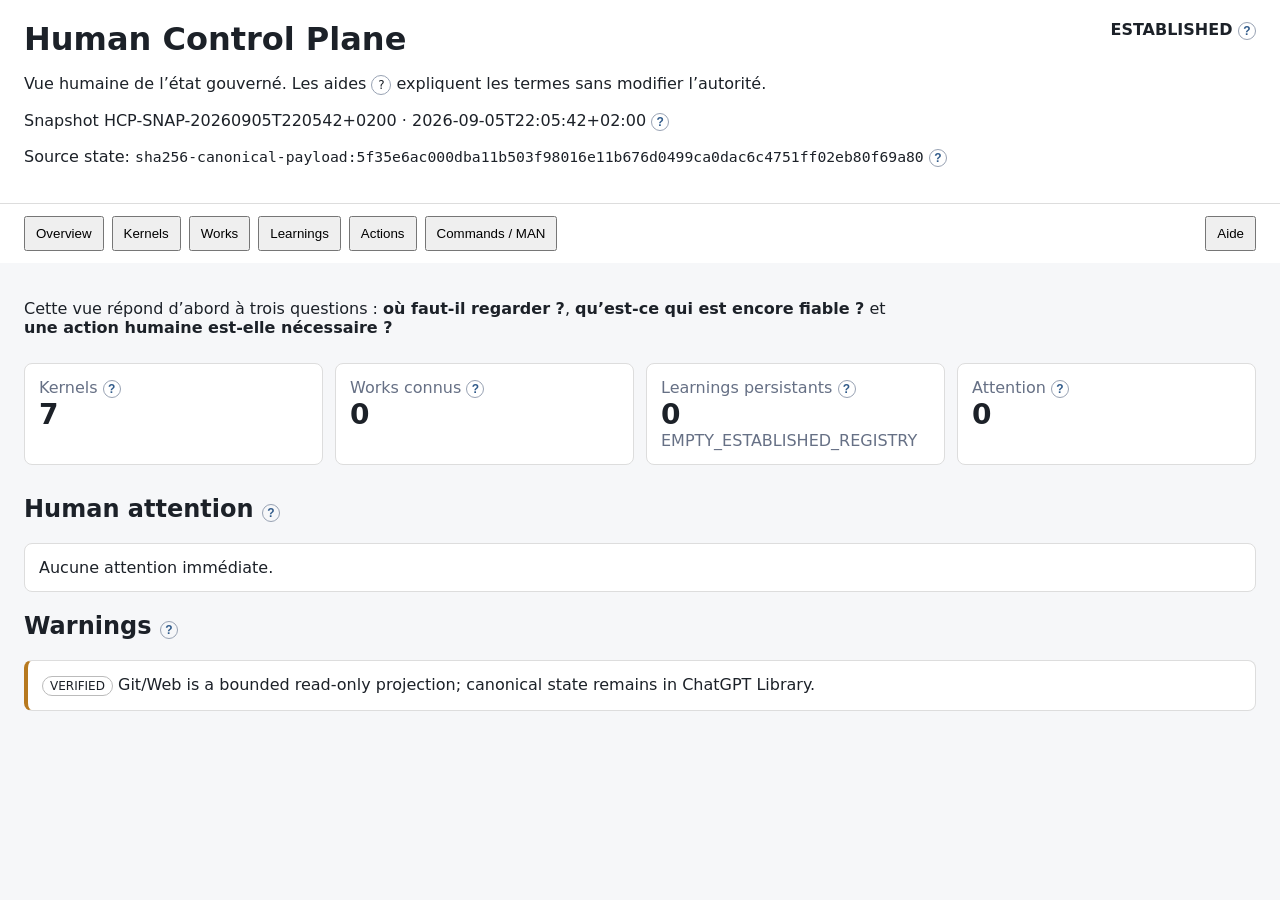
<file: index.html>
<!doctype html><html lang="fr"><head><meta charset="utf-8"><meta name="viewport" content="width=device-width,initial-scale=1">
<title>Human Control Plane</title><link rel="stylesheet" href="styles.css?v=context-help"></head><body>
<header><div><h1>Human Control Plane</h1><p class="lead">Vue humaine de l’état gouverné. Les aides <span class="help-mark" aria-hidden="true">?</span> expliquent les termes sans modifier l’autorité.</p><p id="snapshot"></p><p id="sourceState"></p></div><div class="status" id="control"></div></header>
<nav><button data-view="overview">Overview</button><button data-view="kernels">Kernels</button><button data-view="works">Works</button><button data-view="learnings">Learnings</button><button data-view="actions">Actions</button><a href="commands.html"><button type="button">Commands / MAN</button></a><button id="helpToggle" class="help-toggle" aria-expanded="false">Aide</button></nav>
<main>
<section id="overview" class="view"></section>
<section id="kernels" class="view hidden"></section>
<section id="works" class="view hidden"></section>
<section id="learnings" class="view hidden"><h2>Learnings</h2><div id="learning-filters" class="bundlebar"></div><div id="learning-rows"></div></section>
<section id="actions" class="view hidden"><div id="action-list"></div><div class="bundlebar"><select id="policy" aria-label="Politique d’exécution"><option>BEST_EFFORT_INDEPENDENT</option><option>ORDERED_STOP_ON_BLOCKER</option><option>ALL_OR_STOP</option></select><button id="generate">Generate bundle</button><button id="copy">Copy bundle</button><button id="copyPrompt">Copy prompt</button><button id="download">Download JSON</button></div><div id="policy-help"></div><pre id="bundle"></pre></section>
<aside id="helpPanel" class="help-panel hidden" aria-live="polite"><button id="helpClose" class="help-close" aria-label="Fermer l’aide">×</button><h2 id="helpTitle">Aide</h2><div id="helpBody"></div></aside>
</main><script src="app.js?v=context-help"></script></body></html>
</file>
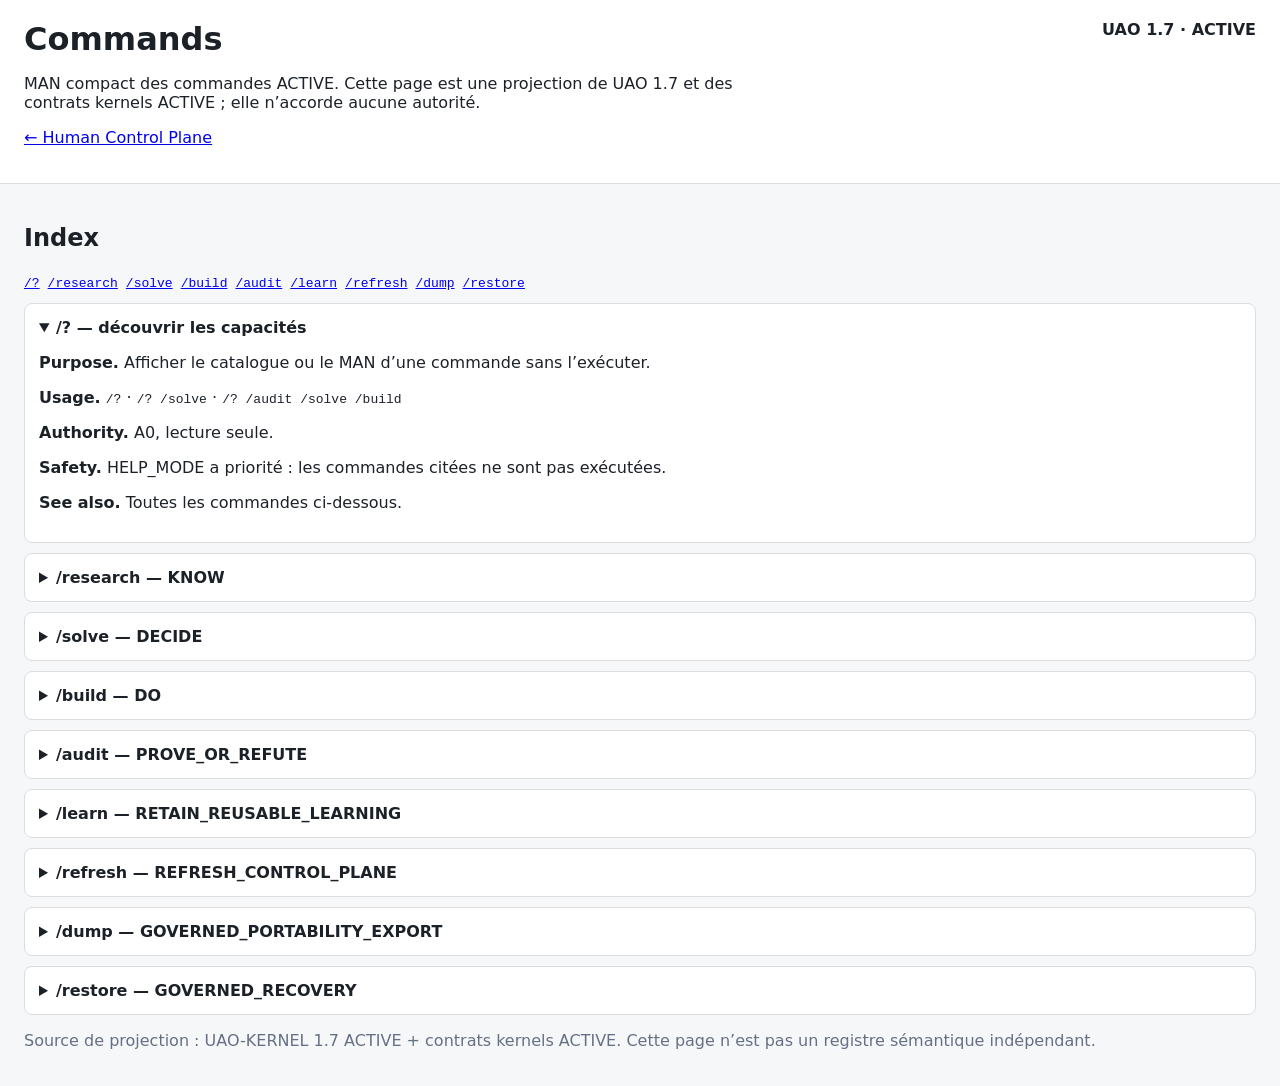
<file: commands.html>
<!doctype html><html lang="fr"><head><meta charset="utf-8"><meta name="viewport" content="width=device-width,initial-scale=1"><title>Commands — Human Control Plane</title><link rel="stylesheet" href="styles.css?v=command-man-1"></head><body><header><div><h1>Commands</h1><p class="lead">MAN compact des commandes ACTIVE. Cette page est une projection de UAO 1.7 et des contrats kernels ACTIVE ; elle n’accorde aucune autorité.</p><p><a href="index.html">← Human Control Plane</a></p></div><div class="status">UAO 1.7 · ACTIVE</div></header><main><section><h2>Index</h2><div class="bundlebar"><a href="#help"><code>/?</code></a><a href="#research"><code>/research</code></a><a href="#solve"><code>/solve</code></a><a href="#build"><code>/build</code></a><a href="#audit"><code>/audit</code></a><a href="#learn"><code>/learn</code></a><a href="#refresh"><code>/refresh</code></a><a href="#dump"><code>/dump</code></a><a href="#restore"><code>/restore</code></a></div></section>
<section id="help"><details class="card" open><summary><b>/? — découvrir les capacités</b></summary><p><b>Purpose.</b> Afficher le catalogue ou le MAN d’une commande sans l’exécuter.</p><p><b>Usage.</b> <code>/?</code> · <code>/? /solve</code> · <code>/? /audit /solve /build</code></p><p><b>Authority.</b> A0, lecture seule.</p><p><b>Safety.</b> HELP_MODE a priorité : les commandes citées ne sont pas exécutées.</p><p><b>See also.</b> Toutes les commandes ci-dessous.</p></details></section>
<section id="research"><details class="card"><summary><b>/research — KNOW</b></summary><p><b>Purpose.</b> Établir la représentation la plus fiable, actuelle et utile d’une question ou d’un ensemble de claims.</p><p><b>Usage.</b> <code>/research &lt;question&gt;</code></p><p><b>Example.</b> <code>/research vérifie l’état actuel de cette technologie</code></p><p><b>Authority.</b> A0.</p><p><b>Safety.</b> Distingue KNOWN, SUPPORTED, CONTESTED, INFERRED, ASSUMED, UNKNOWN et UNRESOLVED ; ne transforme pas la recherche en décision ou mutation.</p><p><b>See also.</b> <code>/solve</code>, <code>/audit</code>.</p></details></section>
<section id="solve"><details class="card"><summary><b>/solve — DECIDE</b></summary><p><b>Purpose.</b> Trouver la meilleure solution raisonnablement accessible sous les contraintes réelles, avec une profondeur proportionnée.</p><p><b>Usage.</b> <code>/solve &lt;problème&gt;</code> · <code>/solve /build &lt;objectif&gt;</code></p><p><b>Example.</b> <code>/solve compare ces deux architectures et choisis la meilleure démarche</code></p><p><b>Authority.</b> A1.</p><p><b>Safety.</b> Décide mais ne remplace pas l’exécution gouvernée ; en composition, fige la décision puis cède à <code>/build</code>.</p><p><b>See also.</b> <code>/research</code>, <code>/build</code>, <code>/audit</code>.</p></details></section>
<section id="build"><details class="card"><summary><b>/build — DO</b></summary><p><b>Purpose.</b> Transformer une intention, spécification, décision ou état partiel en résultat réel, vérifié et exploitable.</p><p><b>Usage.</b> <code>/build &lt;objectif&gt;</code> · <code>/solve /build &lt;objectif&gt;</code></p><p><b>Example.</b> <code>/build matérialise le candidat sans promotion</code></p><p><b>Authority.</b> Dynamique selon l’action et l’UCP courant.</p><p><b>Safety.</b> INSPECT → PREFLIGHT → ACT → CAPTURE → VERIFY ; toute mutation reste soumise aux autorisations et gates applicables.</p><p><b>See also.</b> <code>/solve</code>, <code>/audit</code>.</p></details></section>
<section id="audit"><details class="card"><summary><b>/audit — PROVE_OR_REFUTE</b></summary><p><b>Purpose.</b> Évaluer contradictoirement une cible contre son autorité ou contrat et produire un verdict traçable.</p><p><b>Usage.</b> <code>/audit &lt;cible&gt;</code> · <code>/audit /build &lt;cible&gt;</code></p><p><b>Example.</b> <code>/audit @CANDIDATE.md — qualification contradictoire avant promotion</code></p><p><b>Authority.</b> A0 pour l’audit seul.</p><p><b>Safety.</b> Ne répare pas silencieusement ; PASS exige identité exacte, couverture suffisante et preuves.</p><p><b>See also.</b> <code>/solve</code>, <code>/build</code>.</p></details></section>
<section id="learn"><details class="card"><summary><b>/learn — RETAIN_REUSABLE_LEARNING</b></summary><p><b>Purpose.</b> Transformer une expérience suffisamment validée en amélioration réutilisable, gouvernée, traçable et révocable.</p><p><b>Usage.</b> <code>/learn &lt;expérience ou résultat&gt;</code></p><p><b>Example.</b> <code>/learn retiens uniquement ce qui est réutilisable de cette qualification</code></p><p><b>Authority.</b> A0–A1 selon la persistance demandée.</p><p><b>Safety.</b> Pas d’auto-modification silencieuse ; portée, provenance, confiance et invalidation doivent rester explicites.</p><p><b>See also.</b> <code>/audit</code>, <code>/research</code>.</p></details></section>
<section id="refresh"><details class="card"><summary><b>/refresh — REFRESH_CONTROL_PLANE</b></summary><p><b>Purpose.</b> Revalider les sources canoniques, vérifier l’intégrité, actualiser l’état/snapshot et la projection Web, puis fournir un recovery point vérifié.</p><p><b>Usage.</b> <code>/refresh</code></p><p><b>Authority.</b> A2–A3 dynamique avec revalidation.</p><p><b>Safety.</b> Ne promeut pas un kernel et n’étend pas l’autorité ; les changements de gouvernance restent soumis aux gates UCP.</p><p><b>See also.</b> <code>/dump</code>, <code>/restore</code>.</p></details></section>
<section id="dump"><details class="card"><summary><b>/dump — GOVERNED_PORTABILITY_EXPORT</b></summary><p><b>Purpose.</b> Produire un bundle autonome et vérifiable pour un kernel ou le système gouverné accessible.</p><p><b>Usage.</b> <code>/dump @UAA_ACTIVE.md</code> · <code>/dump system</code></p><p><b>Authority.</b> A0–A1 ; aucune mutation de l’état source gouverné.</p><p><b>Safety.</b> Scope borné, intégrité vérifiée ; ne prétend pas capturer un état plateforme inaccessible.</p><p><b>See also.</b> <code>/restore</code>, <code>/refresh</code>.</p></details></section>
<section id="restore"><details class="card"><summary><b>/restore — GOVERNED_RECOVERY</b></summary><p><b>Purpose.</b> Vérifier ou restaurer un dump gouverné.</p><p><b>Usage.</b> <code>/restore &lt;dump&gt; --check</code> · <code>/restore &lt;dump&gt;</code></p><p><b>Example.</b> <code>/restore SYSTEM_DUMP.zip --check</code></p><p><b>Authority.</b> Le check est read-only ; l’exécution utilise l’autorité et les gates UCP courants.</p><p><b>Safety.</b> CURRENT_AUTHORITY_WINS · PRE_RESTORE_DUMP · FAIL_CLOSED · delta causal minimal.</p><p><b>See also.</b> <code>/dump</code>, <code>/refresh</code>, <code>/? /restore</code>.</p></details></section>
<p class="muted">Source de projection : UAO-KERNEL 1.7 ACTIVE + contrats kernels ACTIVE. Cette page n’est pas un registre sémantique indépendant.</p></main></body></html>
</file>
<file: styles.css>
body{font-family:system-ui,sans-serif;margin:0;background:#f6f7f9;color:#1c2128}header{display:flex;justify-content:space-between;gap:20px;padding:20px 24px;background:white;border-bottom:1px solid #ddd}h1{margin:0}.lead{max-width:760px}.status{font-weight:700}nav{display:flex;gap:8px;padding:12px 24px;background:white;position:sticky;top:0;z-index:10;flex-wrap:wrap}button,select{padding:8px 10px}main{padding:20px 24px}.hidden{display:none!important}.grid{display:grid;grid-template-columns:repeat(auto-fit,minmax(180px,1fr));gap:12px}.card{background:white;border:1px solid #ddd;border-radius:8px;padding:14px;margin:10px 0}.metric{font-size:28px;font-weight:700}.muted{color:#667085}.warn{border-left:4px solid #b7791f}.attention{border-left:4px solid #2b6cb0}.tag{display:inline-block;border:1px solid #bbb;border-radius:999px;padding:2px 7px;font-size:12px}.row{display:flex;gap:10px;background:white;border:1px solid #ddd;border-radius:8px;padding:12px;margin:8px 0}.bundlebar{display:flex;flex-wrap:wrap;gap:8px;margin:12px 0}pre{white-space:pre-wrap;word-break:break-word;background:#111;color:#eee;padding:14px;border-radius:8px;max-height:50vh;overflow:auto}table{width:100%;border-collapse:collapse;background:white}th,td{border:1px solid #ddd;padding:8px;text-align:left}details summary{cursor:pointer}.help{border:0;background:transparent;padding:0 3px;cursor:pointer;vertical-align:baseline;font-weight:700;color:#315b8a}.help-mark,.help{display:inline-flex;align-items:center;justify-content:center;width:18px;height:18px;border:1px solid #98a2b3;border-radius:50%;font-size:12px}.help-toggle{margin-left:auto}.help-panel{position:fixed;right:18px;top:76px;width:min(420px,calc(100vw - 36px));max-height:calc(100vh - 100px);overflow:auto;box-sizing:border-box;background:white;border:1px solid #cfd4dc;border-radius:10px;padding:18px;box-shadow:0 12px 36px rgba(0,0,0,.18);z-index:30}.help-close{float:right;border:0;background:transparent;font-size:24px;cursor:pointer}.explain{background:#f8fafc;border-left:3px solid #98a2b3;padding:10px 12px;margin:8px 0}.explain strong{display:block;margin-bottom:3px}.plain-status{font-weight:600}.section-intro{max-width:900px}.policy-note{font-size:14px}.technical{font-family:ui-monospace,SFMono-Regular,Consolas,monospace;font-size:.92em}@media(max-width:700px){header{display:block}main{padding:14px}.help-toggle{margin-left:0}table{display:block;overflow-x:auto}.help-panel{top:64px}}
</file>
